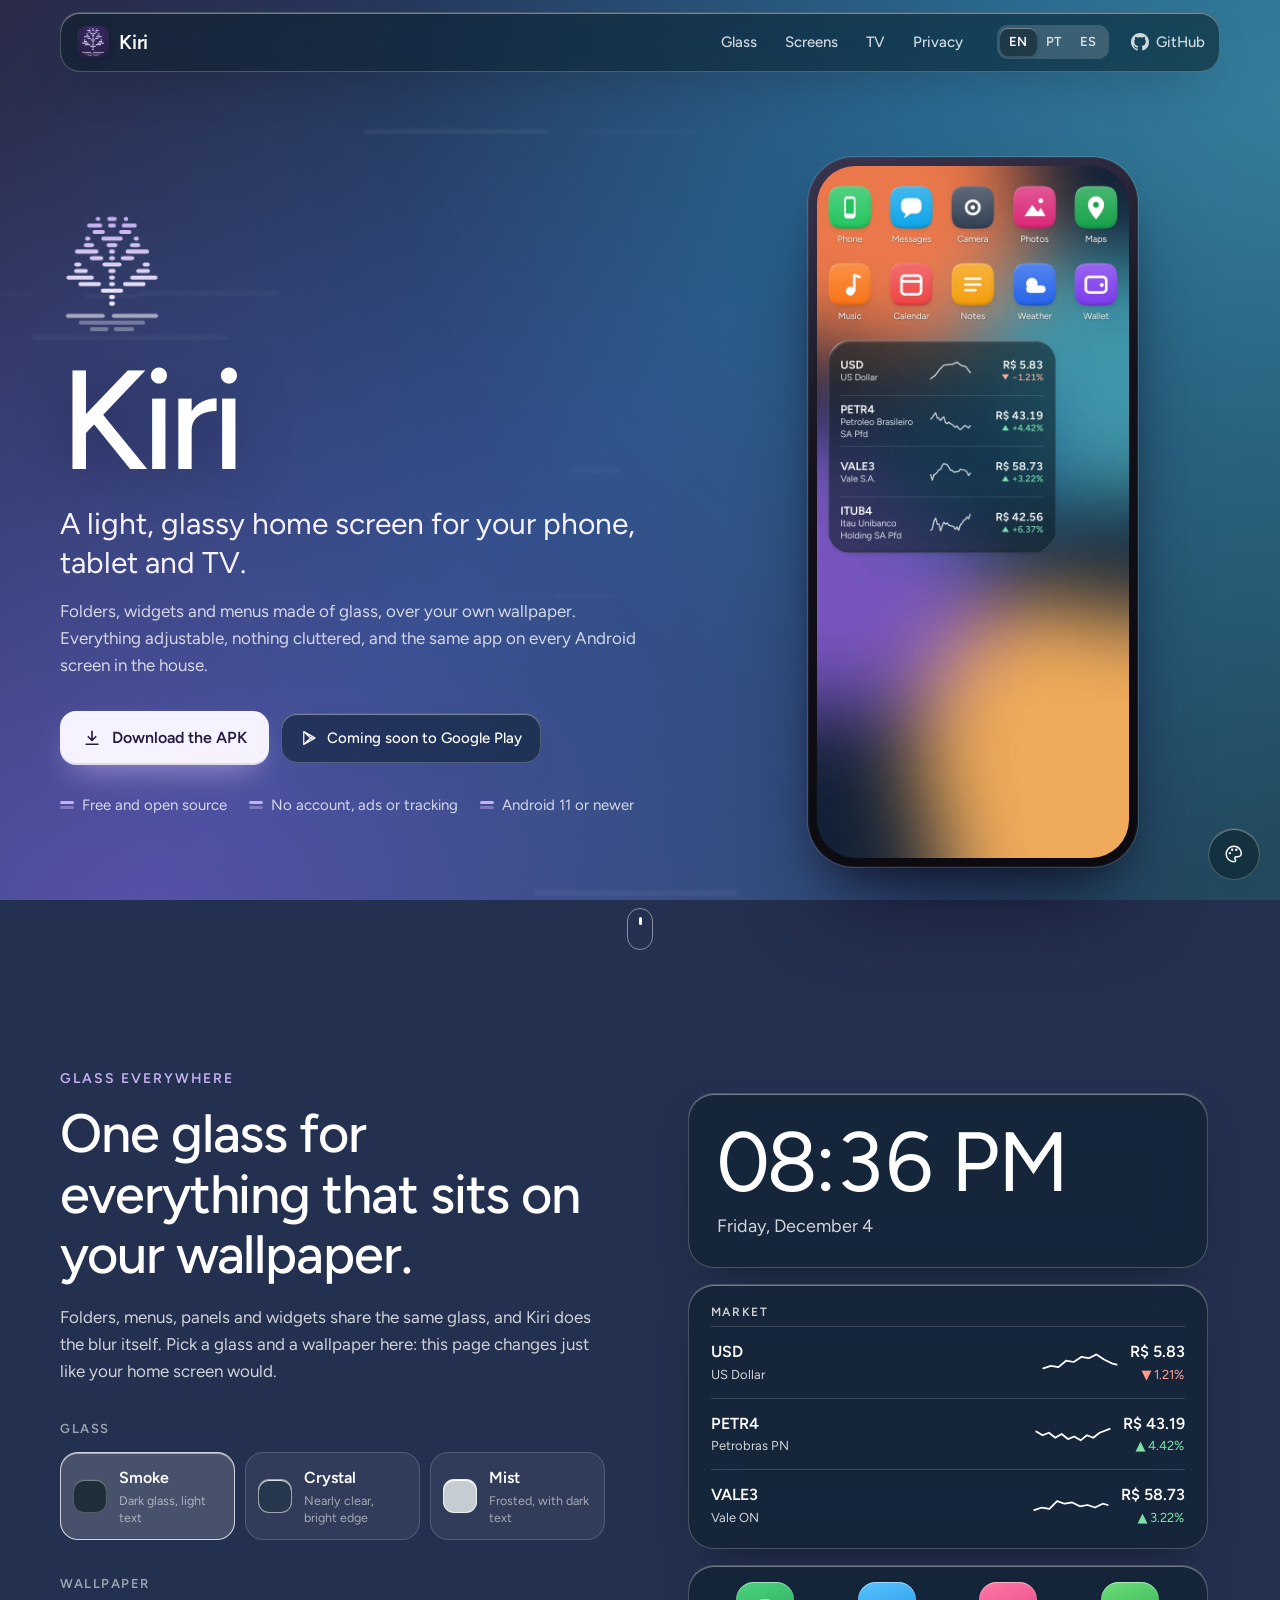
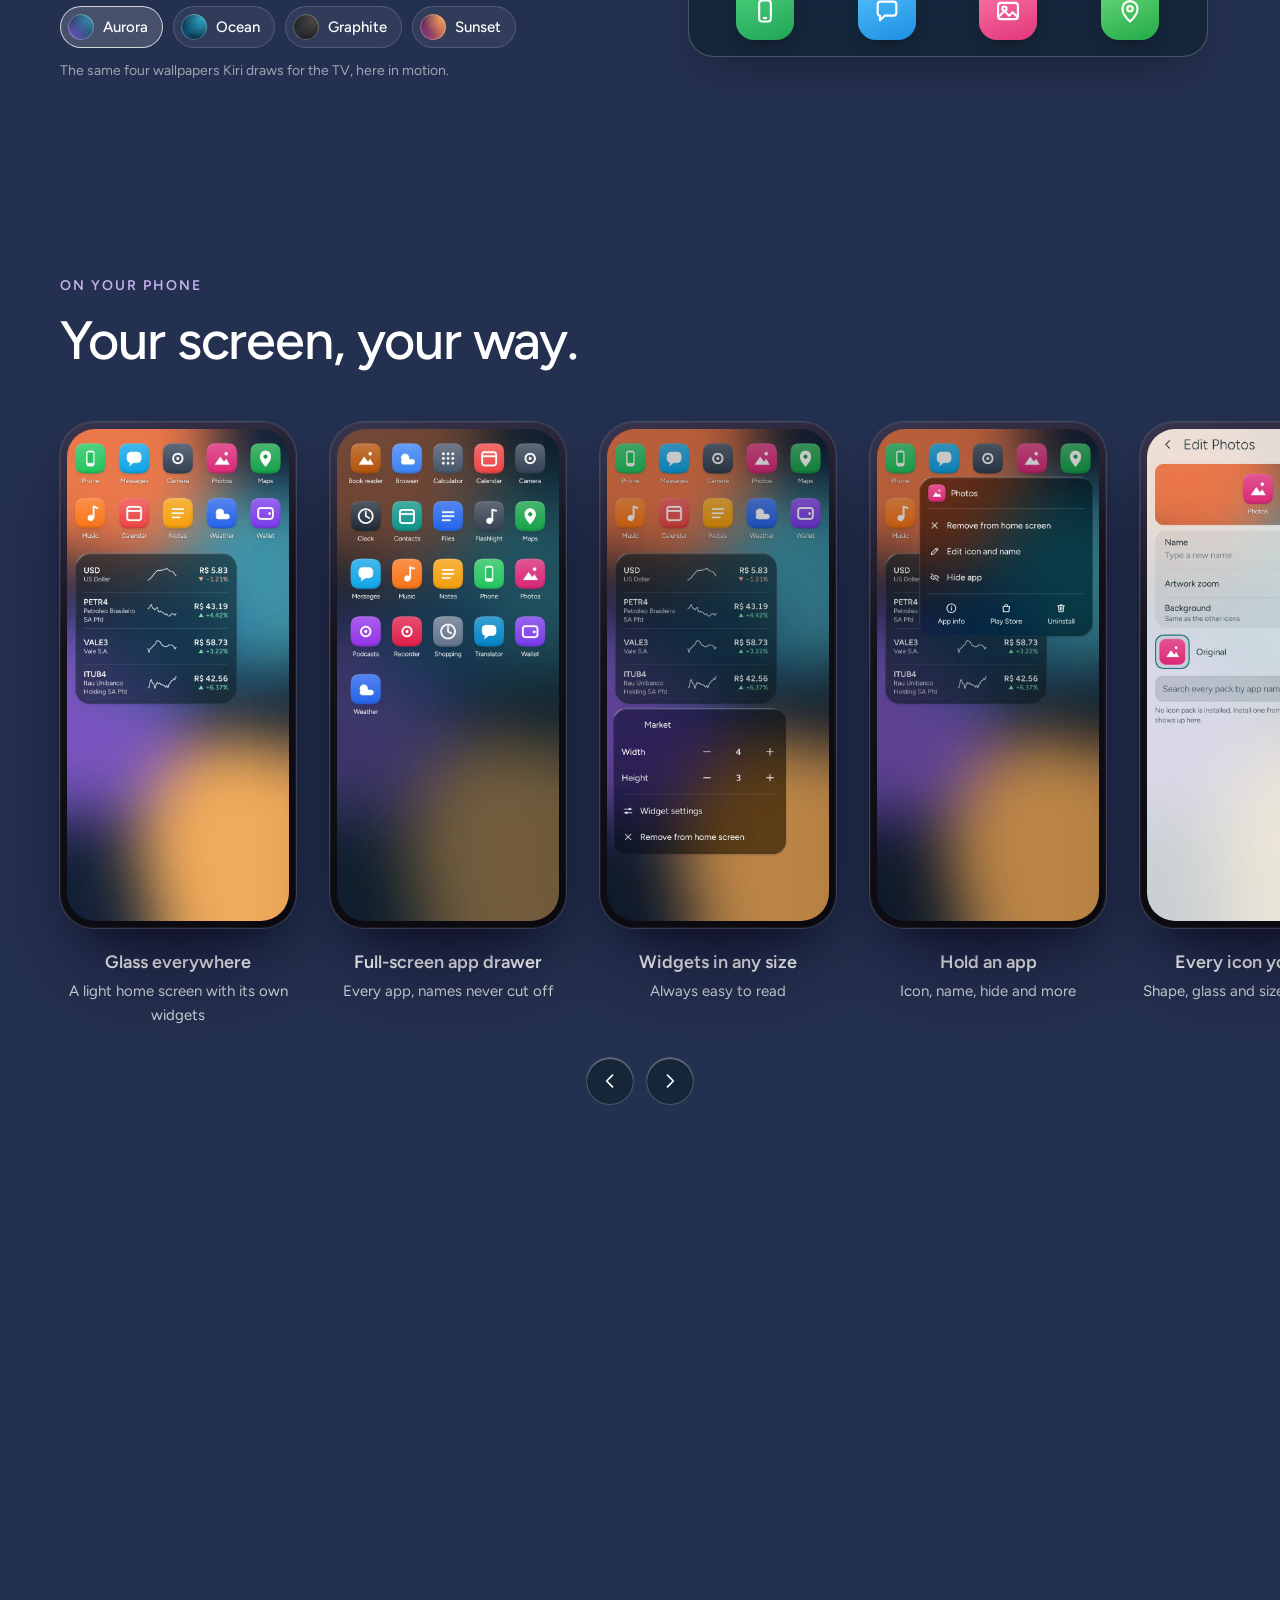
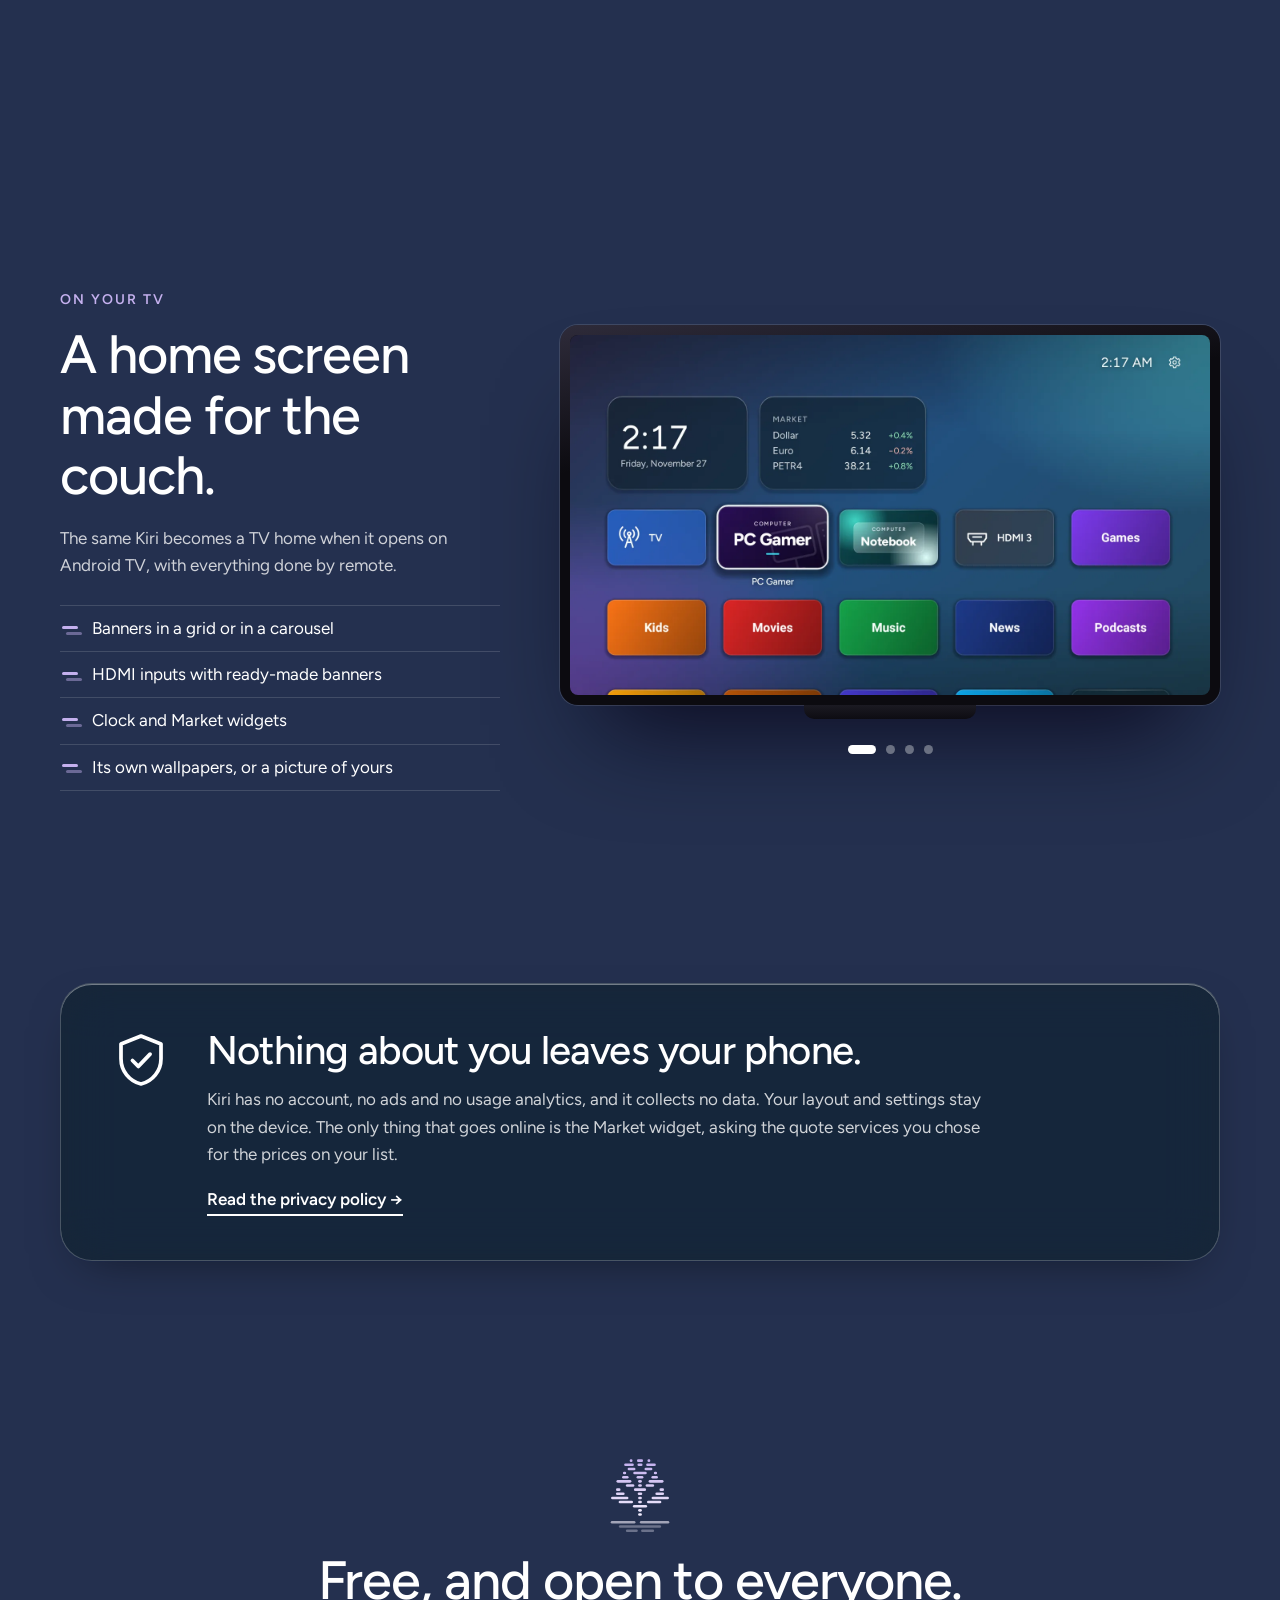
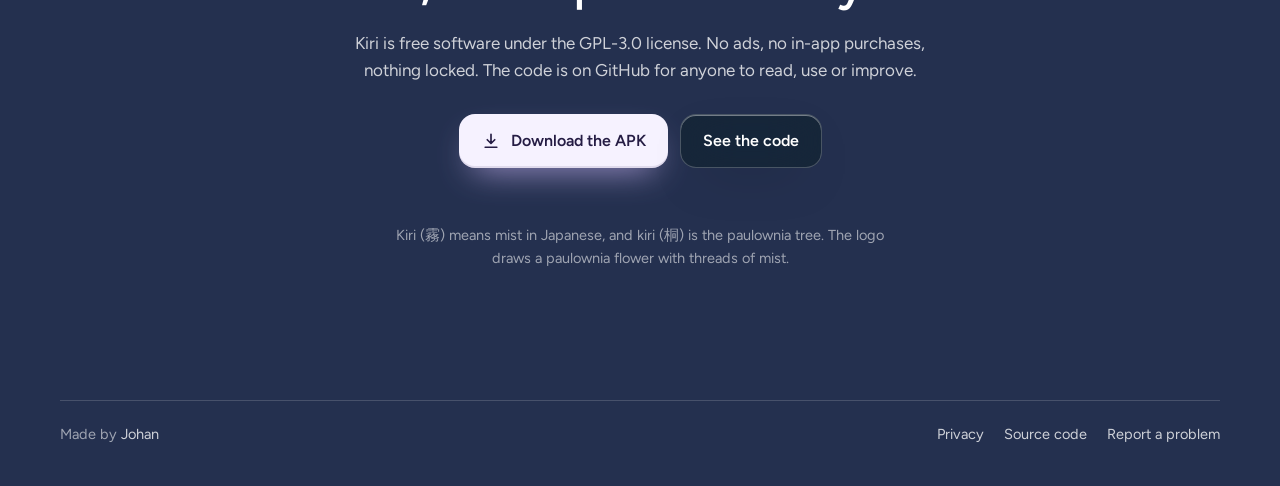
<file: site/index.html>
<!doctype html>
<html lang="en" data-lang="en" data-glass="fume" data-wall="aurora">
<head>
<meta charset="utf-8">
<meta name="viewport" content="width=device-width, initial-scale=1, viewport-fit=cover">
<title data-i18n="meta.title">Kiri · A light, glassy home screen for Android</title>
<meta name="description" data-i18n-content="meta.description" content="Kiri is a free, open-source home screen for Android phones, tablets and TVs. Glass panels over your wallpaper, widgets in any size, a full-screen drawer and a home made for the TV. No account, no ads, no tracking.">
<meta name="theme-color" content="#24304f">
<meta name="color-scheme" content="dark">
<link rel="canonical" href="https://kiri.johankrs.com/">
<link rel="alternate" hreflang="en" href="https://kiri.johankrs.com/?lang=en">
<link rel="alternate" hreflang="pt-BR" href="https://kiri.johankrs.com/?lang=pt">
<link rel="alternate" hreflang="es" href="https://kiri.johankrs.com/?lang=es">
<link rel="alternate" hreflang="x-default" href="https://kiri.johankrs.com/">
<meta property="og:type" content="website">
<meta property="og:url" content="https://kiri.johankrs.com/">
<meta property="og:site_name" content="Kiri">
<meta property="og:title" content="Kiri">
<meta property="og:description" data-i18n-content="meta.description" content="Kiri is a free, open-source home screen for Android phones, tablets and TVs. Glass panels over your wallpaper, widgets in any size, a full-screen drawer and a home made for the TV. No account, no ads, no tracking.">
<meta property="og:image" content="https://kiri.johankrs.com/og-image.png">
<meta property="og:image:width" content="1200">
<meta property="og:image:height" content="630">
<meta property="og:image:alt" content="The Kiri logo, a paulownia flower drawn with threads of mist">
<meta name="twitter:card" content="summary_large_image">
<link rel="icon" href="favicon.svg" type="image/svg+xml">
<link rel="icon" href="icon-192.png" sizes="192x192" type="image/png">
<link rel="apple-touch-icon" href="apple-touch-icon.png">
<link rel="preload" href="assets/fonts/figtree.woff2" as="font" type="font/woff2" crossorigin>
<link rel="stylesheet" href="assets/site.css">
<script src="assets/boot.js"></script>
<script src="assets/i18n.js" defer></script>
<script src="assets/site.js" defer></script>
</head>
<body>
<canvas class="wallpaper" aria-hidden="true"></canvas>
<a class="skip" href="#main" data-i18n="nav.skip">Skip to content</a>

<header class="top glass">
  <div class="wrap top-in">
    <a class="brand" href="#top" aria-label="Kiri">
      <img src="favicon.svg" alt="" width="32" height="32">
      <span>Kiri</span>
    </a>
    <nav class="nav" aria-label="Sections" data-i18n-aria="nav.label">
      <a href="#glass" data-i18n="nav.glass">Glass</a>
      <a href="#screens" data-i18n="nav.screens">Screens</a>
      <a href="#tv" data-i18n="nav.tv">TV</a>
      <a href="#privacy" data-i18n="nav.privacy">Privacy</a>
    </nav>
    <div class="lang" role="group" aria-label="Language" data-i18n-aria="nav.language">
      <button type="button" data-set-lang="en" title="English" lang="en">EN</button>
      <button type="button" data-set-lang="pt" title="Português" lang="pt-BR">PT</button>
      <button type="button" data-set-lang="es" title="Español" lang="es">ES</button>
    </div>
    <a class="gh" href="https://github.com/JohanKRS/kiri-launcher" aria-label="GitHub">
      <svg viewBox="0 0 16 16" width="18" height="18" aria-hidden="true"><path fill="currentColor" d="M8 0C3.58 0 0 3.58 0 8c0 3.54 2.29 6.53 5.47 7.59.4.07.55-.17.55-.38 0-.19-.01-.82-.01-1.49-2.01.37-2.53-.49-2.69-.94-.09-.23-.48-.94-.82-1.13-.28-.15-.68-.52-.01-.53.63-.01 1.08.58 1.23.82.72 1.21 1.87.87 2.33.66.07-.52.28-.87.51-1.07-1.78-.2-3.64-.89-3.64-3.95 0-.87.31-1.59.82-2.15-.08-.2-.36-1.02.08-2.12 0 0 .67-.21 2.2.82.64-.18 1.32-.27 2-.27.68 0 1.36.09 2 .27 1.53-1.04 2.2-.82 2.2-.82.44 1.1.16 1.92.08 2.12.51.56.82 1.27.82 2.15 0 3.07-1.87 3.75-3.65 3.95.29.25.54.73.54 1.48 0 1.07-.01 1.93-.01 2.2 0 .21.15.46.55.38A8.013 8.013 0 0016 8c0-4.42-3.58-8-8-8z"/></svg>
      <span>GitHub</span>
    </a>
  </div>
</header>

<main id="main">

<section class="hero" id="top">
  <div class="wrap hero-in">
    <div class="hero-copy">
      <div class="mark" aria-hidden="true"></div>
      <h1>Kiri</h1>
      <p class="tagline" data-i18n="hero.tagline">A light, glassy home screen for your phone, tablet and TV.</p>
      <p class="lede" data-i18n="hero.lede">Folders, widgets and menus made of glass, over your own wallpaper. Everything adjustable, nothing cluttered, and the same app on every Android screen in the house.</p>
      <div class="cta">
        <a class="btn primary" id="download" href="https://github.com/JohanKRS/kiri-launcher/releases/latest">
          <svg viewBox="0 0 24 24" width="20" height="20" aria-hidden="true"><path d="M12 4v11m0 0-4.5-4.5M12 15l4.5-4.5M5 19.5h14" fill="none" stroke="currentColor" stroke-width="2" stroke-linecap="round" stroke-linejoin="round"/></svg>
          <span data-i18n="cta.download">Download the APK</span>
          <span class="ver" id="version" hidden></span>
        </a>
        <span class="soon glass">
          <svg viewBox="0 0 24 24" width="18" height="18" aria-hidden="true"><path d="M5 3.5v17l9.2-8.5z M5 3.5l12.5 7L14.2 12 M5 20.5l12.5-7L14.2 12 M17.5 10.5l2.6 1.5-2.6 1.5" fill="none" stroke="currentColor" stroke-width="1.6" stroke-linejoin="round"/></svg>
          <span data-i18n="cta.play">Coming soon to Google Play</span>
        </span>
      </div>
      <ul class="facts">
        <li data-i18n="hero.fact1">Free and open source</li>
        <li data-i18n="hero.fact2">No account, ads or tracking</li>
        <li data-i18n="hero.fact3">Android 11 or newer</li>
      </ul>
    </div>
    <div class="hero-device">
      <figure class="phone float">
        <img data-shot="phone-1" src="assets/img/phone-en-1.webp" width="672" height="1492" alt="Kiri's home screen: apps, and a glass Market widget with currencies and stocks" data-i18n-alt="alt.home">
      </figure>
    </div>
  </div>
  <a class="scroll-hint" href="#glass" aria-label="Scroll" data-i18n-aria="nav.scroll"><span></span></a>
</section>

<section class="section" id="glass">
  <div class="wrap glass-in">
    <div class="section-copy">
      <p class="eyebrow" data-i18n="glass.eyebrow">Glass everywhere</p>
      <h2 data-i18n="glass.title">One glass for everything that sits on your wallpaper.</h2>
      <p data-i18n="glass.text">Folders, menus, panels and widgets share the same glass, and Kiri does the blur itself. Pick a glass and a wallpaper here: this page changes just like your home screen would.</p>

      <div class="chooser" role="group" aria-label="Glass" data-i18n-aria="glass.pick">
        <p class="chooser-label" data-i18n="glass.pick">Glass</p>
        <div class="choices">
          <button type="button" class="choice" data-set-glass="fume"><span class="swatch-glass fume"></span><span><b data-i18n="glass.fume">Smoke</b><small data-i18n="glass.fumeText">Dark glass, light text</small></span></button>
          <button type="button" class="choice" data-set-glass="cristal"><span class="swatch-glass cristal"></span><span><b data-i18n="glass.cristal">Crystal</b><small data-i18n="glass.cristalText">Nearly clear, bright edge</small></span></button>
          <button type="button" class="choice" data-set-glass="nevoa"><span class="swatch-glass nevoa"></span><span><b data-i18n="glass.nevoa">Mist</b><small data-i18n="glass.nevoaText">Frosted, with dark text</small></span></button>
        </div>
      </div>
      <div class="chooser" role="group" aria-label="Wallpaper" data-i18n-aria="wall.pick">
        <p class="chooser-label" data-i18n="wall.pick">Wallpaper</p>
        <div class="walls">
          <button type="button" class="wall" data-set-wall="aurora"><span class="dot aurora"></span><span data-i18n="wall.aurora">Aurora</span></button>
          <button type="button" class="wall" data-set-wall="oceano"><span class="dot oceano"></span><span data-i18n="wall.oceano">Ocean</span></button>
          <button type="button" class="wall" data-set-wall="grafite"><span class="dot grafite"></span><span data-i18n="wall.grafite">Graphite</span></button>
          <button type="button" class="wall" data-set-wall="por_do_sol"><span class="dot por_do_sol"></span><span data-i18n="wall.por_do_sol">Sunset</span></button>
        </div>
        <p class="note" data-i18n="wall.note">The same four wallpapers Kiri draws for the TV, here in motion.</p>
      </div>
    </div>

    <div class="demo" aria-hidden="true">
      <div class="w-clock glass">
        <div class="time" id="demo-time">09:41</div>
        <div class="date" id="demo-date">Friday, 27 November</div>
      </div>
      <div class="w-market glass">
        <div class="w-title" data-i18n="demo.market">Market</div>
        <div class="row"><div><b>USD</b><small data-i18n="demo.usd">US Dollar</small></div><svg viewBox="0 0 60 20"><path d="M1 15 7 13 13 14 19 9 25 10 31 6 37 7 43 4 49 8 55 11 59 12"/></svg><div class="px"><b>R$ 5.83</b><small class="down">▼ 1.21%</small></div></div>
        <div class="row"><div><b>PETR4</b><small>Petrobras PN</small></div><svg viewBox="0 0 60 20"><path d="M1 8 6 11 11 9 16 13 21 10 26 14 31 12 36 15 41 11 46 13 51 9 59 6"/></svg><div class="px"><b>R$ 43.19</b><small class="up">▲ 4.42%</small></div></div>
        <div class="row"><div><b>VALE3</b><small>Vale ON</small></div><svg viewBox="0 0 60 20"><path d="M1 14 7 12 13 13 19 7 25 9 31 8 37 11 43 10 49 12 55 9 59 10"/></svg><div class="px"><b>R$ 58.73</b><small class="up">▲ 3.22%</small></div></div>
      </div>
      <div class="w-apps glass">
        <span class="app a1"><svg viewBox="0 0 24 24"><rect x="7" y="3" width="10" height="18" rx="2.5"/><path d="M11 18h2"/></svg></span>
        <span class="app a2"><svg viewBox="0 0 24 24"><path d="M4 6.5A2.5 2.5 0 0 1 6.5 4h11A2.5 2.5 0 0 1 20 6.5v7a2.5 2.5 0 0 1-2.5 2.5H10l-4 4v-4h0A2 2 0 0 1 4 14z"/></svg></span>
        <span class="app a3"><svg viewBox="0 0 24 24"><rect x="3.5" y="5" width="17" height="14" rx="2.5"/><circle cx="9" cy="10" r="1.8"/><path d="m4 17 5-5 4 4 3-3 4 4"/></svg></span>
        <span class="app a4"><svg viewBox="0 0 24 24"><path d="M12 21s-6.5-6-6.5-11a6.5 6.5 0 0 1 13 0c0 5-6.5 11-6.5 11z"/><circle cx="12" cy="10" r="2.3"/></svg></span>
      </div>
    </div>
  </div>
</section>

<section class="section" id="screens">
  <div class="wrap">
    <div class="section-head">
      <p class="eyebrow" data-i18n="screens.eyebrow">On your phone</p>
      <h2 data-i18n="screens.title">Your screen, your way.</h2>
    </div>
  </div>
  <div class="gallery" tabindex="0" aria-label="Screens" data-i18n-aria="screens.label">
    <figure class="shot"><div class="phone"><img data-shot="phone-1" src="assets/img/phone-en-1.webp" width="672" height="1492" loading="lazy" alt=""></div><figcaption><b data-i18n="shot1.t">Glass everywhere</b><span data-i18n="shot1.s">A light home screen with its own widgets</span></figcaption></figure>
    <figure class="shot"><div class="phone"><img data-shot="phone-2" src="assets/img/phone-en-2.webp" width="672" height="1492" loading="lazy" alt=""></div><figcaption><b data-i18n="shot2.t">Full-screen app drawer</b><span data-i18n="shot2.s">Every app, names never cut off</span></figcaption></figure>
    <figure class="shot"><div class="phone"><img data-shot="phone-3" src="assets/img/phone-en-3.webp" width="672" height="1492" loading="lazy" alt=""></div><figcaption><b data-i18n="shot3.t">Widgets in any size</b><span data-i18n="shot3.s">Always easy to read</span></figcaption></figure>
    <figure class="shot"><div class="phone"><img data-shot="phone-4" src="assets/img/phone-en-4.webp" width="672" height="1492" loading="lazy" alt=""></div><figcaption><b data-i18n="shot4.t">Hold an app</b><span data-i18n="shot4.s">Icon, name, hide and more</span></figcaption></figure>
    <figure class="shot"><div class="phone"><img data-shot="phone-5" src="assets/img/phone-en-5.webp" width="672" height="1492" loading="lazy" alt=""></div><figcaption><b data-i18n="shot5.t">Every icon your way</b><span data-i18n="shot5.s">Shape, glass and size for each app</span></figcaption></figure>
    <figure class="shot"><div class="phone"><img data-shot="phone-6" src="assets/img/phone-en-6.webp" width="672" height="1492" loading="lazy" alt=""></div><figcaption><b data-i18n="shot6.t">Glass icons</b><span data-i18n="shot6.s">With a live preview as you adjust</span></figcaption></figure>
    <figure class="shot"><div class="phone"><img data-shot="phone-7" src="assets/img/phone-en-7.webp" width="672" height="1492" loading="lazy" alt=""></div><figcaption><b data-i18n="shot7.t">Clear settings</b><span data-i18n="shot7.s">Each one explained in a line</span></figcaption></figure>
  </div>
  <div class="wrap gallery-nav">
    <button type="button" class="round glass" data-scroll="-1" aria-label="Previous" data-i18n-aria="screens.prev"><svg viewBox="0 0 24 24" width="20" height="20"><path d="M15 5l-7 7 7 7" fill="none" stroke="currentColor" stroke-width="2" stroke-linecap="round" stroke-linejoin="round"/></svg></button>
    <button type="button" class="round glass" data-scroll="1" aria-label="Next" data-i18n-aria="screens.next"><svg viewBox="0 0 24 24" width="20" height="20"><path d="M9 5l7 7-7 7" fill="none" stroke="currentColor" stroke-width="2" stroke-linecap="round" stroke-linejoin="round"/></svg></button>
  </div>

  <div class="wrap">
    <ul class="features">
      <li class="glass">
        <svg viewBox="0 0 24 24" aria-hidden="true"><rect x="3.5" y="3.5" width="7" height="7" rx="2"/><rect x="13.5" y="3.5" width="7" height="7" rx="2"/><rect x="3.5" y="13.5" width="7" height="7" rx="2"/><rect x="13.5" y="13.5" width="7" height="7" rx="2"/></svg>
        <h3 data-i18n="f1.t">A grid that fits you</h3>
        <p data-i18n="f1.s">Rows, columns and sizes are all adjustable, always with a live preview. App names wrap onto two lines instead of being cut.</p>
      </li>
      <li class="glass">
        <svg viewBox="0 0 24 24" aria-hidden="true"><path d="M3.5 7.5a2 2 0 0 1 2-2h4l2 2h7a2 2 0 0 1 2 2v8a2 2 0 0 1-2 2h-13a2 2 0 0 1-2-2z"/></svg>
        <h3 data-i18n="f2.t">Folders and pages</h3>
        <p data-i18n="f2.s">Folders open into a square glass panel. Add, remove and reorder pages, and hide the apps you never open.</p>
      </li>
      <li class="glass">
        <svg viewBox="0 0 24 24" aria-hidden="true"><path d="M4 17l5-5 4 3 7-8"/><path d="M15 7h5v5"/></svg>
        <h3 data-i18n="f3.t">A Market widget</h3>
        <p data-i18n="f3.s">Stocks and currencies with charts, a panel that opens from the widget itself and a currency converter. Prices come straight from the services you pick.</p>
      </li>
      <li class="glass">
        <svg viewBox="0 0 24 24" aria-hidden="true"><path d="M9 11V5.5a1.5 1.5 0 0 1 3 0V11m0-1.5a1.5 1.5 0 0 1 3 0V11m0-.5a1.5 1.5 0 0 1 3 0V15a6 6 0 0 1-6 6h-.6a6 6 0 0 1-4.7-2.3L4.2 15.6a1.5 1.5 0 0 1 2.3-1.9L9 16"/></svg>
        <h3 data-i18n="f4.t">Gestures you choose</h3>
        <p data-i18n="f4.s">Swipe for the drawer or the notifications, and decide what each gesture does, like a double tap to lock the screen.</p>
      </li>
      <li class="glass">
        <svg viewBox="0 0 24 24" aria-hidden="true"><circle cx="12" cy="12" r="8.5"/><path d="M12 3.5v17M3.5 12h17"/></svg>
        <h3 data-i18n="f5.t">Icons, your way</h3>
        <p data-i18n="f5.s">Circle, rounded corners or squircle, any size, glass behind them, and icon packs. New apps go to the drawer and never clutter your screen.</p>
      </li>
      <li class="glass">
        <svg viewBox="0 0 24 24" aria-hidden="true"><path d="M12 3.5v11m0 0-4-4m4 4 4-4"/><path d="M4.5 15.5v2a2 2 0 0 0 2 2h11a2 2 0 0 0 2-2v-2"/></svg>
        <h3 data-i18n="f6.t">Your own backup</h3>
        <p data-i18n="f6.s">Your whole setup in one file, saved wherever you want. Move to a new phone and bring your home screen with you.</p>
      </li>
    </ul>
  </div>
</section>

<section class="section" id="tv">
  <div class="wrap tv-in">
    <div class="section-copy">
      <p class="eyebrow" data-i18n="tv.eyebrow">On your TV</p>
      <h2 data-i18n="tv.title">A home screen made for the couch.</h2>
      <p data-i18n="tv.text">The same Kiri becomes a TV home when it opens on Android TV, with everything done by remote.</p>
      <ul class="ticks">
        <li data-i18n="tv.l1">Banners in a grid or in a carousel</li>
        <li data-i18n="tv.l2">HDMI inputs with ready-made banners</li>
        <li data-i18n="tv.l3">Clock and Market widgets</li>
        <li data-i18n="tv.l4">Its own wallpapers, or a picture of yours</li>
      </ul>
    </div>
    <div class="tv-device">
      <div class="tv-frame">
        <div class="tv-screen" id="tv-screen">
          <img data-shot="tv-1" src="assets/img/tv-en-1.webp" width="1600" height="900" loading="lazy" alt="Kiri on a TV: clock and Market widgets over a grid of banners" data-i18n-alt="alt.tv1" class="on">
          <img data-shot="tv-2" src="assets/img/tv-en-2.webp" width="1600" height="900" loading="lazy" alt="The menu of a banner, opened with the remote" data-i18n-alt="alt.tv2">
          <img data-shot="tv-3" src="assets/img/tv-en-3.webp" width="1600" height="900" loading="lazy" alt="Banners in a carousel low on the screen, over the Sunset wallpaper" data-i18n-alt="alt.tv3">
          <img data-shot="tv-4" src="assets/img/tv-en-4.webp" width="1600" height="900" loading="lazy" alt="Large banners with their names, over the Ocean wallpaper" data-i18n-alt="alt.tv4">
        </div>
      </div>
      <div class="tv-stand" aria-hidden="true"></div>
      <div class="tv-dots" role="group" aria-label="TV screens" data-i18n-aria="tv.label">
        <button type="button" data-tv="0" aria-label="1" class="on"></button>
        <button type="button" data-tv="1" aria-label="2"></button>
        <button type="button" data-tv="2" aria-label="3"></button>
        <button type="button" data-tv="3" aria-label="4"></button>
      </div>
    </div>
  </div>
</section>

<section class="section" id="privacy">
  <div class="wrap">
    <div class="privacy glass">
      <svg class="shield" viewBox="0 0 24 24" aria-hidden="true"><path d="M12 3 4.5 6v5.5c0 4.6 3.1 8.4 7.5 9.5 4.4-1.1 7.5-4.9 7.5-9.5V6z"/><path d="m8.8 12.2 2.2 2.2 4.4-4.6"/></svg>
      <div>
        <h2 data-i18n="privacy.title">Nothing about you leaves your phone.</h2>
        <p data-i18n="privacy.text">Kiri has no account, no ads and no usage analytics, and it collects no data. Your layout and settings stay on the device. The only thing that goes online is the Market widget, asking the quote services you chose for the prices on your list.</p>
        <a class="link" href="privacy.html" data-i18n="privacy.link">Read the privacy policy</a>
      </div>
    </div>
  </div>
</section>

<section class="section closing">
  <div class="wrap closing-in">
    <div class="mark small" aria-hidden="true"></div>
    <h2 data-i18n="end.title">Free, and open to everyone.</h2>
    <p data-i18n="end.text">Kiri is free software under the GPL-3.0 license. No ads, no in-app purchases, nothing locked. The code is on GitHub for anyone to read, use or improve.</p>
    <div class="cta center">
      <a class="btn primary" href="https://github.com/JohanKRS/kiri-launcher/releases/latest">
        <svg viewBox="0 0 24 24" width="20" height="20" aria-hidden="true"><path d="M12 4v11m0 0-4.5-4.5M12 15l4.5-4.5M5 19.5h14" fill="none" stroke="currentColor" stroke-width="2" stroke-linecap="round" stroke-linejoin="round"/></svg>
        <span data-i18n="cta.download">Download the APK</span>
      </a>
      <a class="btn glass" href="https://github.com/JohanKRS/kiri-launcher" data-i18n="cta.code">See the code</a>
    </div>
    <p class="name-note" data-i18n="end.name">Kiri (霧) means mist in Japanese, and kiri (桐) is the paulownia tree. The logo draws a paulownia flower with threads of mist.</p>
  </div>
</section>

</main>

<footer class="foot">
  <div class="wrap foot-in">
    <span data-i18n-html="foot.made">Made by <a href="https://johankrs.com/">Johan</a></span>
    <span class="foot-links">
      <a href="privacy.html" data-i18n="nav.privacy">Privacy</a>
      <a href="https://github.com/JohanKRS/kiri-launcher" data-i18n="foot.source">Source code</a>
      <a href="https://github.com/JohanKRS/kiri-launcher/issues" data-i18n="foot.issues">Report a problem</a>
    </span>
  </div>
</footer>

<button type="button" class="tweak glass" aria-expanded="false" aria-controls="tweak-panel" aria-label="Change glass and wallpaper" data-i18n-aria="tweak.label">
  <svg viewBox="0 0 24 24" width="22" height="22" aria-hidden="true"><path d="M12 3.5a8.5 8.5 0 1 0 0 17c1.2 0 1.8-.7 1.8-1.5 0-1.1-1-1.4-1-2.5 0-.9.7-1.5 1.6-1.5h2.1a3.5 3.5 0 0 0 3.5-3.5c0-4.4-3.6-8-8-8z" fill="none" stroke="currentColor" stroke-width="1.6"/><circle cx="7.5" cy="11" r="1.3" fill="currentColor"/><circle cx="10" cy="7.3" r="1.3" fill="currentColor"/><circle cx="14.5" cy="7.3" r="1.3" fill="currentColor"/></svg>
</button>
<div class="tweak-panel glass" id="tweak-panel" hidden>
  <p class="chooser-label" data-i18n="glass.pick">Glass</p>
  <div class="mini">
    <button type="button" data-set-glass="fume" data-i18n="glass.fume">Smoke</button>
    <button type="button" data-set-glass="cristal" data-i18n="glass.cristal">Crystal</button>
    <button type="button" data-set-glass="nevoa" data-i18n="glass.nevoa">Mist</button>
  </div>
  <p class="chooser-label" data-i18n="wall.pick">Wallpaper</p>
  <div class="mini dots">
    <button type="button" data-set-wall="aurora" aria-label="Aurora" data-i18n-aria="wall.aurora"><span class="dot aurora"></span></button>
    <button type="button" data-set-wall="oceano" aria-label="Ocean" data-i18n-aria="wall.oceano"><span class="dot oceano"></span></button>
    <button type="button" data-set-wall="grafite" aria-label="Graphite" data-i18n-aria="wall.grafite"><span class="dot grafite"></span></button>
    <button type="button" data-set-wall="por_do_sol" aria-label="Sunset" data-i18n-aria="wall.por_do_sol"><span class="dot por_do_sol"></span></button>
  </div>
  <label class="motion"><input type="checkbox" id="motion" checked> <span data-i18n="tweak.motion">Moving wallpaper</span></label>
</div>
</body>
</html>
</file>
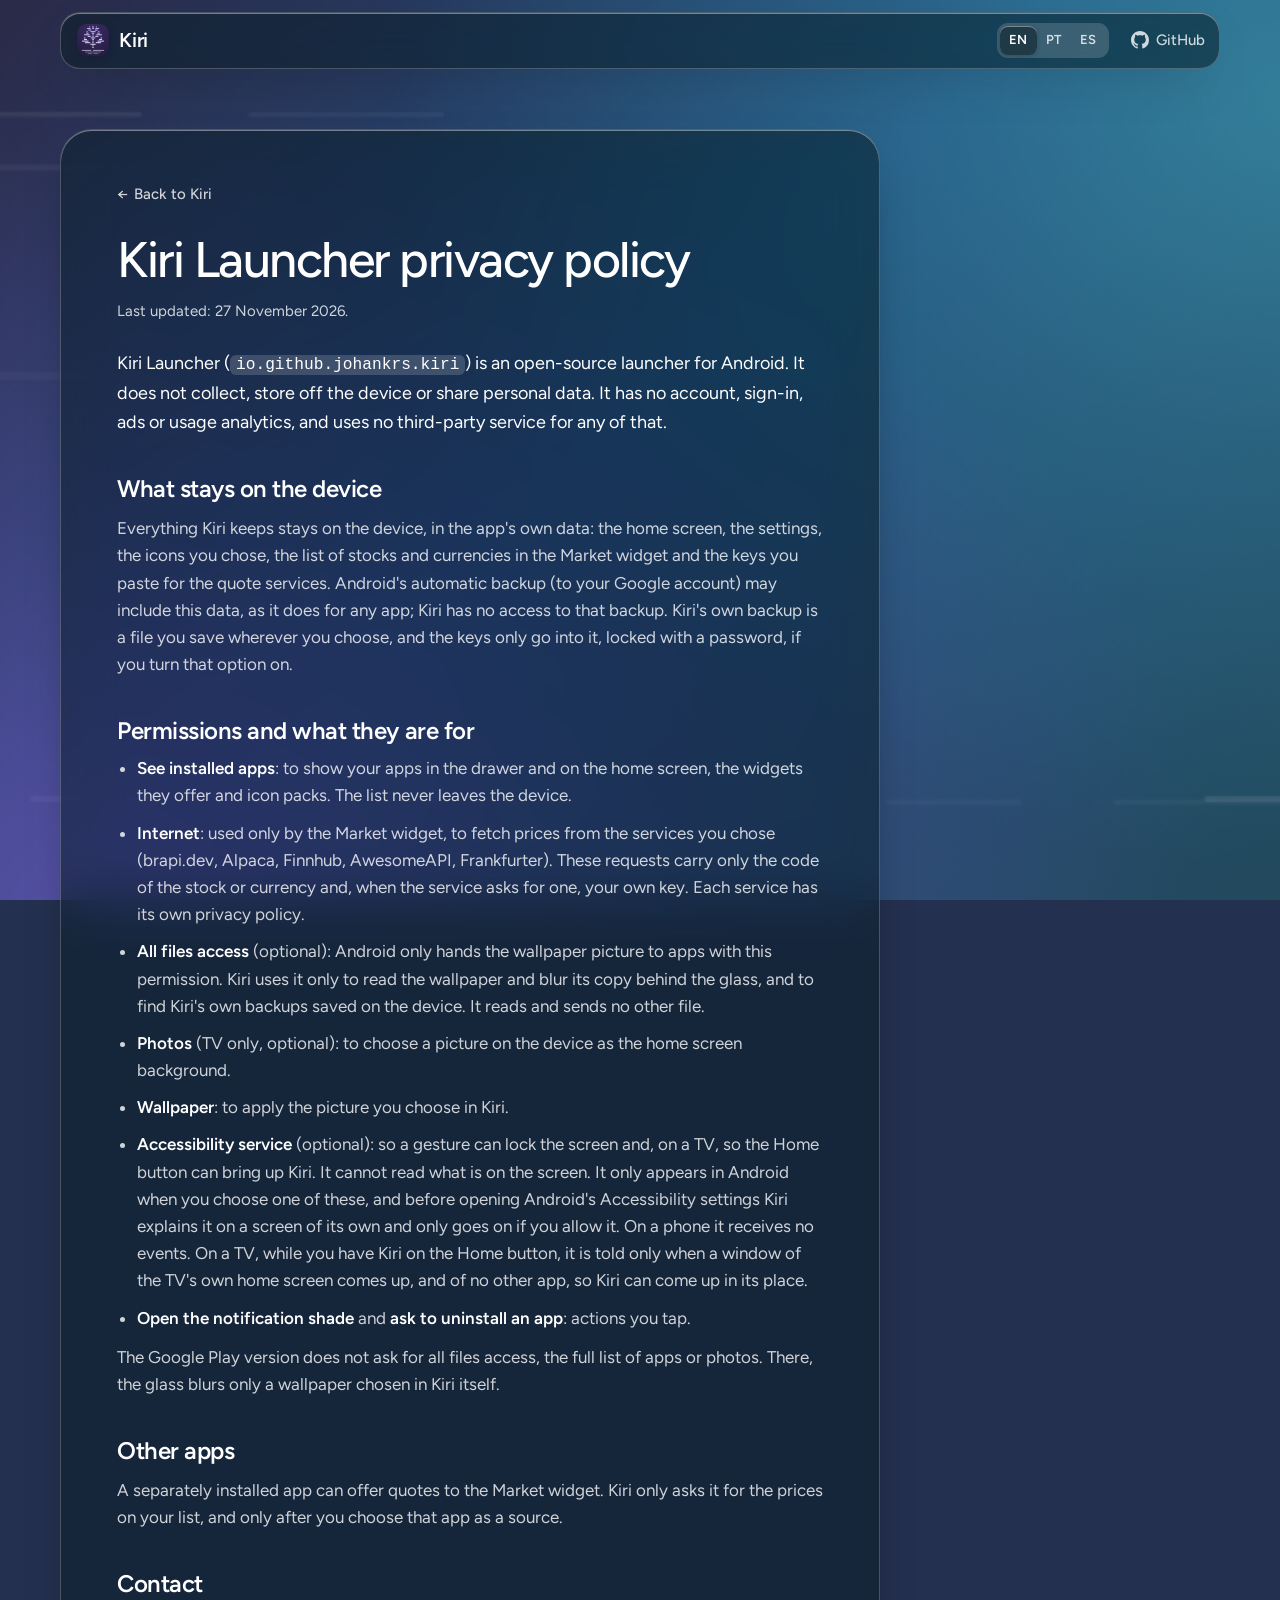
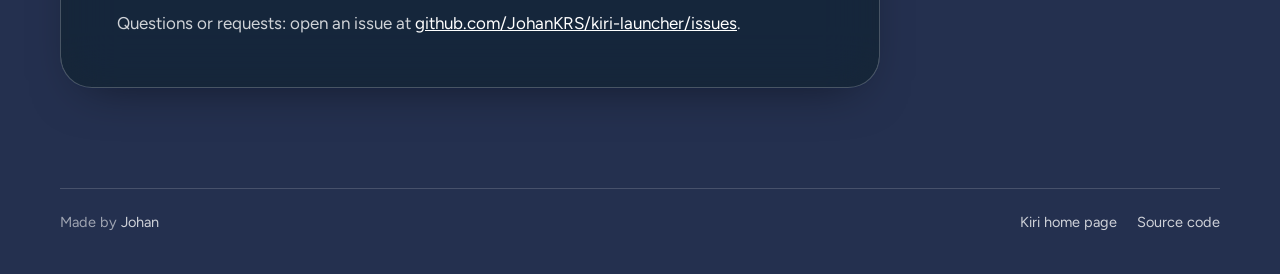
<file: site/privacy.html>
<!doctype html>
<html lang="en" data-lang="en" data-glass="fume" data-wall="aurora">
<head>
<meta charset="utf-8">
<meta name="viewport" content="width=device-width, initial-scale=1, viewport-fit=cover">
<title data-i18n="pp.metaTitle">Privacy policy · Kiri</title>
<meta name="description" content="Kiri Launcher collects no data: no account, no ads, no usage analytics. What stays on the device, and what each permission is for.">
<meta name="theme-color" content="#24304f">
<meta name="color-scheme" content="dark">
<link rel="canonical" href="https://kiri.johankrs.com/privacy.html">
<link rel="alternate" hreflang="en" href="https://kiri.johankrs.com/privacy.html?lang=en">
<link rel="alternate" hreflang="pt-BR" href="https://kiri.johankrs.com/privacy.html?lang=pt">
<link rel="alternate" hreflang="es" href="https://kiri.johankrs.com/privacy.html?lang=es">
<link rel="alternate" hreflang="x-default" href="https://kiri.johankrs.com/privacy.html">
<link rel="icon" href="favicon.svg" type="image/svg+xml">
<link rel="icon" href="icon-192.png" sizes="192x192" type="image/png">
<link rel="apple-touch-icon" href="apple-touch-icon.png">
<link rel="preload" href="assets/fonts/figtree.woff2" as="font" type="font/woff2" crossorigin>
<link rel="stylesheet" href="assets/site.css">
<script src="assets/boot.js"></script>
<script src="assets/i18n.js" defer></script>
<script src="assets/site.js" defer></script>
</head>
<body>
<canvas class="wallpaper" aria-hidden="true"></canvas>
<a class="skip" href="#main" data-i18n="nav.skip">Skip to content</a>

<header class="top glass">
  <div class="wrap top-in">
    <a class="brand" href="./" aria-label="Kiri">
      <img src="favicon.svg" alt="" width="32" height="32">
      <span>Kiri</span>
    </a>
    <div class="lang" role="group" aria-label="Language" data-i18n-aria="nav.language" style="margin-left:auto">
      <button type="button" data-set-lang="en" title="English" lang="en">EN</button>
      <button type="button" data-set-lang="pt" title="Português" lang="pt-BR">PT</button>
      <button type="button" data-set-lang="es" title="Español" lang="es">ES</button>
    </div>
    <a class="gh" href="https://github.com/JohanKRS/kiri-launcher" aria-label="GitHub">
      <svg viewBox="0 0 16 16" width="18" height="18" aria-hidden="true"><path fill="currentColor" d="M8 0C3.58 0 0 3.58 0 8c0 3.54 2.29 6.53 5.47 7.59.4.07.55-.17.55-.38 0-.19-.01-.82-.01-1.49-2.01.37-2.53-.49-2.69-.94-.09-.23-.48-.94-.82-1.13-.28-.15-.68-.52-.01-.53.63-.01 1.08.58 1.23.82.72 1.21 1.87.87 2.33.66.07-.52.28-.87.51-1.07-1.78-.2-3.64-.89-3.64-3.95 0-.87.31-1.59.82-2.15-.08-.2-.36-1.02.08-2.12 0 0 .67-.21 2.2.82.64-.18 1.32-.27 2-.27.68 0 1.36.09 2 .27 1.53-1.04 2.2-.82 2.2-.82.44 1.1.16 1.92.08 2.12.51.56.82 1.27.82 2.15 0 3.07-1.87 3.75-3.65 3.95.29.25.54.73.54 1.48 0 1.07-.01 1.93-.01 2.2 0 .21.15.46.55.38A8.013 8.013 0 0016 8c0-4.42-3.58-8-8-8z"/></svg>
      <span>GitHub</span>
    </a>
  </div>
</header>

<main id="main" class="doc">
  <div class="wrap">
    <article class="doc-in glass">
      <a class="back" href="./" data-i18n="pp.back">Back to Kiri</a>
      <h1 data-i18n="pp.title">Kiri Launcher privacy policy</h1>
      <p class="updated" data-i18n="pp.updated">Last updated: 27 November 2026.</p>
      <p class="intro" data-i18n-html="pp.intro">Kiri Launcher (<code>io.github.johankrs.kiri</code>) is an open-source launcher for Android. It does not collect, store off the device or share personal data. It has no account, sign-in, ads or usage analytics, and uses no third-party service for any of that.</p>

      <h2 data-i18n="pp.storedH">What stays on the device</h2>
      <p data-i18n="pp.stored">Everything Kiri keeps stays on the device, in the app's own data: the home screen, the settings, the icons you chose, the list of stocks and currencies in the Market widget and the keys you paste for the quote services. Android's automatic backup (to your Google account) may include this data, as it does for any app; Kiri has no access to that backup. Kiri's own backup is a file you save wherever you choose, and the keys only go into it, locked with a password, if you turn that option on.</p>

      <h2 data-i18n="pp.permsH">Permissions and what they are for</h2>
      <ul>
        <li data-i18n-html="pp.p1"><b>See installed apps</b>: to show your apps in the drawer and on the home screen, the widgets they offer and icon packs. The list never leaves the device.</li>
        <li data-i18n-html="pp.p2"><b>Internet</b>: used only by the Market widget, to fetch prices from the services you chose (brapi.dev, Alpaca, Finnhub, AwesomeAPI, Frankfurter). These requests carry only the code of the stock or currency and, when the service asks for one, your own key. Each service has its own privacy policy.</li>
        <li data-i18n-html="pp.p3"><b>All files access</b> (optional): Android only hands the wallpaper picture to apps with this permission. Kiri uses it only to read the wallpaper and blur its copy behind the glass, and to find Kiri's own backups saved on the device. It reads and sends no other file.</li>
        <li data-i18n-html="pp.p4"><b>Photos</b> (TV only, optional): to choose a picture on the device as the home screen background.</li>
        <li data-i18n-html="pp.p5"><b>Wallpaper</b>: to apply the picture you choose in Kiri.</li>
        <li data-i18n-html="pp.p6"><b>Accessibility service</b> (optional): so a gesture can lock the screen and, on a TV, so the Home button can bring up Kiri. It cannot read what is on the screen. It only appears in Android when you choose one of these, and before opening Android's Accessibility settings Kiri explains it on a screen of its own and only goes on if you allow it. On a phone it receives no events. On a TV, while you have Kiri on the Home button, it is told only when a window of the TV's own home screen comes up, and of no other app, so Kiri can come up in its place.</li>
        <li data-i18n-html="pp.p7"><b>Open the notification shade</b> and <b>ask to uninstall an app</b>: actions you tap.</li>
      </ul>
      <p data-i18n="pp.play">The Google Play version does not ask for all files access, the full list of apps or photos. There, the glass blurs only a wallpaper chosen in Kiri itself.</p>

      <h2 data-i18n="pp.otherH">Other apps</h2>
      <p data-i18n="pp.other">A separately installed app can offer quotes to the Market widget. Kiri only asks it for the prices on your list, and only after you choose that app as a source.</p>

      <h2 data-i18n="pp.contactH">Contact</h2>
      <p data-i18n-html="pp.contact">Questions or requests: open an issue at <a href="https://github.com/JohanKRS/kiri-launcher/issues">github.com/JohanKRS/kiri-launcher/issues</a>.</p>
    </article>
  </div>
</main>

<footer class="foot">
  <div class="wrap foot-in">
    <span data-i18n-html="foot.made">Made by <a href="https://johankrs.com/">Johan</a></span>
    <span class="foot-links">
      <a href="./" data-i18n="foot.home">Kiri home page</a>
      <a href="https://github.com/JohanKRS/kiri-launcher" data-i18n="foot.source">Source code</a>
    </span>
  </div>
</footer>
</body>
</html>
</file>
<file: site/assets/site.css>
/* Kiri website. The page works like a Kiri home screen: an animated wallpaper behind everything
   (site.js draws it), and glass for whatever sits on it, in Kiri's three glasses. */

@font-face {
  font-family: "Figtree";
  src: url("fonts/figtree.woff2") format("woff2");
  font-weight: 300 900;
  font-display: swap;
}

:root {
  --ink: #fff;
  --ink-soft: rgba(255, 255, 255, .78);
  --ink-faint: rgba(255, 255, 255, .56);
  --lilac: #c4b0ee;
  --lilac-pale: #f6f2ff;
  --up: #7ee2a8;
  --down: #ff9b8f;
  --radius: 26px;
  --wrap: 1160px;
  --blur: blur(26px) saturate(1.35);
  --ease: cubic-bezier(.22, .8, .24, 1);
}

/* Kiri's glasses (ui/theme/KiriGlass.kt), at their default opacity. */
html[data-glass="fume"] {
  --g-fill: rgba(14, 32, 39, .58);
  --g-edge: rgba(255, 255, 255, .22);
  --g-high: rgba(255, 255, 255, .40);
  --g-ink: #fff;
  --g-ink-soft: rgba(255, 255, 255, .80);
  --g-line: rgba(255, 255, 255, .16);
}
html[data-glass="cristal"] {
  --g-fill: rgba(18, 44, 52, .36);
  --g-edge: rgba(255, 255, 255, .50);
  --g-high: rgba(255, 255, 255, .85);
  --g-ink: #fff;
  --g-ink-soft: rgba(255, 255, 255, .86);
  --g-line: rgba(255, 255, 255, .24);
}
html[data-glass="nevoa"] {
  --g-fill: rgba(240, 246, 245, .72);
  --g-edge: rgba(255, 255, 255, .70);
  --g-high: rgba(255, 255, 255, .95);
  --g-ink: #10262d;
  --g-ink-soft: #33494f;
  --g-line: rgba(16, 38, 45, .14);
}

* { box-sizing: border-box; }
html { scroll-behavior: smooth; -webkit-text-size-adjust: 100%; background: #24304f; }
html.i18n-wait body { visibility: hidden; }
body {
  margin: 0;
  font: 400 17px/1.6 "Figtree", system-ui, -apple-system, "Segoe UI", Roboto, sans-serif;
  color: var(--ink);
  overflow-x: hidden;
  -webkit-font-smoothing: antialiased;
}
img { display: block; max-width: 100%; height: auto; }
a { color: inherit; }
button { font: inherit; color: inherit; cursor: pointer; }
h1, h2, h3 { margin: 0; font-weight: 500; letter-spacing: -.02em; line-height: 1.12; }
p { margin: 0; }
::selection { background: rgba(196, 176, 238, .45); }
:focus-visible { outline: 2px solid var(--lilac-pale); outline-offset: 3px; border-radius: 8px; }

.wrap { width: min(var(--wrap), 100% - 40px); margin-inline: auto; }
.skip { position: absolute; left: -999px; top: 8px; z-index: 50; padding: 8px 14px; border-radius: 10px; background: #fff; color: #111; }
.skip:focus { left: 12px; }

/* The wallpaper, fixed behind the page. */
.wallpaper {
  position: fixed; inset: 0; z-index: -1;
  width: 100%; height: 100%;
  background: linear-gradient(135deg, #2b2a48, #22507f 48%, #22495c);
}

/* Glass. */
.glass {
  position: relative;
  background: var(--g-fill);
  -webkit-backdrop-filter: var(--blur);
  backdrop-filter: var(--blur);
  color: var(--g-ink);
  border: 1px solid var(--g-edge);
  box-shadow: inset 0 1px 0 var(--g-high), 0 18px 50px -24px rgba(0, 0, 0, .55);
  transition: background-color .5s var(--ease), color .5s var(--ease), border-color .5s var(--ease), box-shadow .5s var(--ease);
}

/* Header. */
.top {
  position: sticky; top: 12px; z-index: 20;
  width: min(var(--wrap), 100% - 24px); margin: 12px auto 0;
  border-radius: 20px;
}
.top-in { display: flex; align-items: center; gap: 22px; width: 100%; padding: 10px 14px 10px 16px; }
.brand { display: flex; align-items: center; gap: 10px; text-decoration: none; font-weight: 600; font-size: 20px; letter-spacing: -.01em; }
.brand img { width: 32px; height: 32px; border-radius: 9px; box-shadow: 0 2px 8px -2px rgba(20, 10, 50, .5); }
.nav { display: flex; gap: 4px; margin-left: auto; }
.nav a { text-decoration: none; padding: 7px 12px; border-radius: 10px; color: var(--g-ink-soft); font-weight: 500; font-size: 15px; transition: background .2s, color .2s; }
.nav a:hover { color: var(--g-ink); background: var(--g-line); }
.lang { display: flex; padding: 3px; border-radius: 11px; background: var(--g-line); }
.lang button { border: 0; background: none; padding: 4px 9px; border-radius: 8px; font-size: 13px; font-weight: 600; letter-spacing: .04em; color: var(--g-ink-soft); }
.lang button[aria-pressed="true"] { background: var(--g-fill); color: var(--g-ink); box-shadow: inset 0 1px 0 var(--g-high), 0 1px 4px rgba(0, 0, 0, .18); }
.gh { display: flex; align-items: center; gap: 7px; text-decoration: none; font-size: 15px; font-weight: 500; color: var(--g-ink-soft); }
.gh:hover { color: var(--g-ink); }

/* Hero. */
.hero { position: relative; min-height: min(100svh, 940px); display: flex; flex-direction: column; justify-content: center; padding: 60px 0 80px; }
.hero-in { display: grid; grid-template-columns: 1.1fr .9fr; align-items: center; gap: 60px; }
.mark { width: 132px; height: 132px; margin: 0 0 18px -14px; }
.mark svg { width: 100%; height: 100%; overflow: visible; }
.mark path { opacity: 0; transform-box: fill-box; transform-origin: center; animation: thread 1.1s var(--ease) forwards; animation-delay: calc(var(--i) * 38ms + 150ms); }
.mark.small { width: 84px; height: 84px; margin: 0 auto 14px; }
.mark.small path { animation: none; opacity: 1; }
@keyframes thread {
  from { opacity: 0; transform: translateX(calc(var(--d, 1) * 18px)) scaleX(.2); }
  to { opacity: 1; transform: none; }
}
.mark.breathing path { animation: breathe 7s ease-in-out infinite; animation-delay: calc(var(--i) * -310ms); opacity: 1; }
@keyframes breathe {
  0%, 100% { transform: translateX(0); opacity: 1; }
  50% { transform: translateX(calc(var(--d, 1) * 2.2px)); opacity: .72; }
}
h1 { font-size: clamp(76px, 11vw, 150px); font-weight: 500; letter-spacing: -.045em; line-height: .9; text-shadow: 0 10px 50px rgba(20, 10, 50, .35); }
.tagline { margin-top: 20px; font-size: clamp(22px, 2.4vw, 30px); line-height: 1.3; font-weight: 400; color: var(--lilac-pale); max-width: 21em; }
.lede { margin-top: 16px; max-width: 34em; color: var(--ink-soft); }
.cta { display: flex; flex-wrap: wrap; align-items: center; gap: 12px; margin-top: 32px; }
.cta.center { justify-content: center; }
.btn {
  display: inline-flex; align-items: center; gap: 10px;
  padding: 14px 22px; border-radius: 16px;
  font-weight: 600; font-size: 16px; text-decoration: none;
  transition: transform .25s var(--ease), box-shadow .25s var(--ease), background-color .5s;
}
.btn:hover { transform: translateY(-2px); }
.btn.primary { background: var(--lilac-pale); color: #251c44; box-shadow: 0 14px 34px -14px rgba(196, 176, 238, .9), inset 0 -2px 0 rgba(59, 45, 102, .12); }
.btn.primary:hover { box-shadow: 0 18px 40px -12px rgba(196, 176, 238, 1); }
.btn .ver { font-weight: 500; font-size: 13px; padding: 2px 8px; border-radius: 99px; background: rgba(59, 45, 102, .12); }
.soon { display: inline-flex; align-items: center; gap: 9px; padding: 12px 18px; border-radius: 16px; font-size: 15px; font-weight: 500; }
.facts { list-style: none; display: flex; flex-wrap: wrap; gap: 8px 22px; margin: 28px 0 0; padding: 0; color: var(--ink-soft); font-size: 15px; }
.facts li { display: flex; align-items: center; gap: 8px; }
.facts li::before { content: ""; width: 14px; height: 3px; border-radius: 3px; background: var(--lilac); box-shadow: 0 5px 0 -0px rgba(196, 176, 238, .45); transform: translateY(-2px); }
.hero-device { display: flex; justify-content: center; }
.scroll-hint { position: absolute; left: 50%; bottom: 22px; width: 26px; height: 42px; margin-left: -13px; border-radius: 14px; border: 1.5px solid rgba(255, 255, 255, .45); }
.scroll-hint span { position: absolute; left: 50%; top: 8px; width: 3px; height: 8px; margin-left: -1.5px; border-radius: 3px; background: #fff; animation: hint 2.2s ease-in-out infinite; }
@keyframes hint { 0% { opacity: 0; transform: translateY(0); } 30% { opacity: 1; } 80% { opacity: 0; transform: translateY(12px); } 100% { opacity: 0; } }

/* Devices. */
.phone {
  position: relative; width: 100%; max-width: 330px;
  margin: 0;
  padding: 9px; border-radius: 46px;
  background: linear-gradient(160deg, #3a3550, #121019 40%, #0b0a10);
  box-shadow: 0 0 0 1px rgba(255, 255, 255, .14), inset 0 0 0 1px rgba(255, 255, 255, .06), 0 50px 90px -30px rgba(10, 5, 30, .75), 0 20px 40px -20px rgba(0, 0, 0, .5);
}
.phone img { width: 100%; border-radius: 38px; background: #222; }
.float { animation: float 9s ease-in-out infinite; }
@keyframes float { 0%, 100% { transform: translateY(0) rotate(-1.2deg); } 50% { transform: translateY(-16px) rotate(.6deg); } }

/* Sections. */
.section { padding: 96px 0; scroll-margin-top: 80px; }
.eyebrow { font-size: 14px; font-weight: 600; letter-spacing: .14em; text-transform: uppercase; color: var(--lilac); margin-bottom: 14px; }
h2 { font-size: clamp(34px, 4.4vw, 54px); }
.section-copy p:not(.eyebrow):not(.chooser-label):not(.note) { margin-top: 18px; color: var(--ink-soft); max-width: 32em; }
.section-head { max-width: 760px; margin-bottom: 40px; }

/* Glass section. */
.glass-in { display: grid; grid-template-columns: 1fr 1fr; gap: 70px; align-items: center; }
.chooser { margin-top: 34px; }
.chooser-label { font-size: 13px; font-weight: 600; letter-spacing: .12em; text-transform: uppercase; color: var(--ink-faint); margin-bottom: 12px; }
.choices { display: grid; grid-template-columns: repeat(3, 1fr); gap: 10px; }
.choice {
  display: flex; align-items: center; gap: 12px; text-align: left;
  padding: 12px; border-radius: 18px;
  border: 1px solid rgba(255, 255, 255, .16); background: rgba(255, 255, 255, .06);
  transition: background .25s, border-color .25s, transform .25s var(--ease);
}
.choice:hover { background: rgba(255, 255, 255, .12); transform: translateY(-2px); }
.choice[aria-pressed="true"] { border-color: rgba(255, 255, 255, .75); background: rgba(255, 255, 255, .16); box-shadow: inset 0 1px 0 rgba(255, 255, 255, .5); }
.choice b { display: block; font-weight: 600; font-size: 16px; }
.choice small { display: block; font-size: 12.5px; line-height: 1.35; color: var(--ink-faint); margin-top: 2px; }
.swatch-glass { flex: none; width: 34px; height: 34px; border-radius: 11px; -webkit-backdrop-filter: blur(8px); backdrop-filter: blur(8px); }
.swatch-glass.fume { background: rgba(14, 32, 39, .7); border: 1px solid rgba(255, 255, 255, .22); box-shadow: inset 0 1px 0 rgba(255, 255, 255, .4); }
.swatch-glass.cristal { background: rgba(18, 44, 52, .3); border: 1px solid rgba(255, 255, 255, .55); box-shadow: inset 0 1px 0 rgba(255, 255, 255, .85); }
.swatch-glass.nevoa { background: rgba(240, 246, 245, .78); border: 1px solid rgba(255, 255, 255, .7); box-shadow: inset 0 1px 0 #fff; }
.walls { display: flex; flex-wrap: wrap; gap: 10px; }
.wall { display: inline-flex; align-items: center; gap: 9px; padding: 7px 14px 7px 7px; border-radius: 99px; border: 1px solid rgba(255, 255, 255, .16); background: rgba(255, 255, 255, .06); font-weight: 500; font-size: 15px; transition: background .25s, border-color .25s; }
.wall:hover { background: rgba(255, 255, 255, .12); }
.wall[aria-pressed="true"] { border-color: rgba(255, 255, 255, .75); background: rgba(255, 255, 255, .16); }
.dot { display: block; width: 26px; height: 26px; border-radius: 50%; box-shadow: inset 0 0 0 1px rgba(255, 255, 255, .3); }
.dot.aurora { background: radial-gradient(circle at 100% 0, #3f9db2, transparent 65%), radial-gradient(circle at 0 100%, #7a52c4, transparent 70%), linear-gradient(135deg, #2b2a48, #22507f 48%, #22495c); }
.dot.oceano { background: radial-gradient(circle at 80% 20%, #2fa3c2, transparent 65%), linear-gradient(160deg, #0d2a45, #0f4f6f 55%, #0a2233); }
.dot.grafite { background: radial-gradient(circle at 75% 25%, #4a4540, transparent 65%), linear-gradient(150deg, #1c1f24, #2a2d33 50%, #15171a); }
.dot.por_do_sol { background: radial-gradient(circle at 85% 15%, #f2a35a, transparent 60%), radial-gradient(circle at 0 100%, #6c2d7a, transparent 65%), linear-gradient(140deg, #3a1f4f, #a44a5a 55%, #e0864a); }
.note { margin-top: 12px; font-size: 14px; color: var(--ink-faint); }

/* The demo widgets, live glass on the live wallpaper. */
.demo { display: grid; grid-template-columns: 1fr 1fr; gap: 16px; max-width: 520px; justify-self: center; width: 100%; }
.demo > * { border-radius: var(--radius); }
.w-clock { grid-column: 1 / -1; padding: 26px 28px; }
.w-clock .time { font-size: clamp(60px, 7vw, 84px); font-weight: 400; letter-spacing: -.03em; line-height: 1; font-variant-numeric: tabular-nums; }
.w-clock .date { margin-top: 8px; color: var(--g-ink-soft); font-size: 18px; }
.w-market { grid-column: 1 / -1; padding: 18px 22px 8px; }
.w-title { font-size: 12px; font-weight: 600; letter-spacing: .14em; text-transform: uppercase; color: var(--g-ink-soft); margin-bottom: 4px; }
.w-market .row { display: grid; grid-template-columns: 1fr 76px auto; align-items: center; gap: 12px; padding: 12px 0; border-top: 1px solid var(--g-line); }
.w-market .row:first-of-type { border-top: 0; }
.w-market b { display: block; font-weight: 600; font-size: 16px; }
.w-market small { display: block; font-size: 13px; color: var(--g-ink-soft); }
.w-market svg { width: 76px; height: 26px; fill: none; stroke: currentColor; stroke-width: 1.4; stroke-linejoin: round; stroke-linecap: round; }
.w-market .px { text-align: right; }
.w-market .up { color: var(--up); }
.w-market .down { color: var(--down); }
html[data-glass="nevoa"] .w-market .up { color: #16824a; }
html[data-glass="nevoa"] .w-market .down { color: #c0392b; }
.w-apps { grid-column: 1 / -1; display: flex; justify-content: space-around; padding: 16px; }
.app { width: 58px; height: 58px; border-radius: 18px; display: grid; place-items: center; box-shadow: inset 0 1px 0 rgba(255, 255, 255, .45), 0 8px 18px -8px rgba(0, 0, 0, .45); }
.app svg { width: 28px; height: 28px; fill: none; stroke: #fff; stroke-width: 1.8; stroke-linecap: round; stroke-linejoin: round; }
.a1 { background: linear-gradient(160deg, #4fd27f, #20a556); }
.a2 { background: linear-gradient(160deg, #57c3ff, #1c8fe0); }
.a3 { background: linear-gradient(160deg, #ff7aa8, #e0367a); }
.a4 { background: linear-gradient(160deg, #6fdd7c, #22a948); }

/* Screens gallery. */
.gallery {
  display: flex; gap: 34px; overflow-x: auto; scroll-snap-type: x mandatory;
  padding: 10px max(20px, (100% - var(--wrap)) / 2) 30px;
  scrollbar-width: none; overscroll-behavior-x: contain;
}
.gallery::-webkit-scrollbar { display: none; }
.shot { flex: none; width: 236px; margin: 0; scroll-snap-align: center; }
.shot .phone { max-width: none; padding: 7px; border-radius: 34px; }
.shot .phone img { border-radius: 28px; }
.shot figcaption { margin-top: 20px; text-align: center; }
.shot figcaption b { display: block; font-weight: 600; font-size: 18px; }
.shot figcaption span { display: block; color: var(--ink-soft); font-size: 15px; margin-top: 2px; }
.gallery-nav { display: flex; justify-content: center; gap: 12px; }
.round { width: 48px; height: 48px; border-radius: 50%; display: grid; place-items: center; padding: 0; }
.round:hover { transform: translateY(-1px); }

.features { list-style: none; margin: 90px 0 0; padding: 0; display: grid; grid-template-columns: repeat(3, 1fr); gap: 18px; }
.features li { padding: 28px 26px; border-radius: var(--radius); }
.features svg { width: 30px; height: 30px; fill: none; stroke: currentColor; stroke-width: 1.6; stroke-linecap: round; stroke-linejoin: round; opacity: .9; }
.features h3 { font-size: 21px; font-weight: 600; margin-top: 18px; }
.features p { margin-top: 8px; color: var(--g-ink-soft); font-size: 15.5px; line-height: 1.55; }

/* TV. */
.tv-in { display: grid; grid-template-columns: .8fr 1.2fr; gap: 60px; align-items: center; }
.ticks { list-style: none; padding: 0; margin: 26px 0 0; }
.ticks li { position: relative; padding: 9px 0 9px 32px; border-top: 1px solid rgba(255, 255, 255, .14); }
.ticks li:last-child { border-bottom: 1px solid rgba(255, 255, 255, .14); }
.ticks li::before { content: ""; position: absolute; left: 2px; top: 50%; width: 16px; height: 3px; margin-top: -3px; border-radius: 3px; background: var(--lilac); box-shadow: 4px 6px 0 -0px rgba(196, 176, 238, .45); }
.tv-frame { padding: 10px; border-radius: 18px; background: linear-gradient(170deg, #2e2b3a, #0c0b10 30%); box-shadow: 0 0 0 1px rgba(255, 255, 255, .12), 0 60px 100px -40px rgba(5, 0, 20, .8); }
.tv-screen { position: relative; aspect-ratio: 16 / 9; border-radius: 8px; overflow: hidden; background: #111; }
.tv-screen img { position: absolute; inset: 0; width: 100%; height: 100%; object-fit: cover; opacity: 0; transform: scale(1.02); transition: opacity 1.1s var(--ease), transform 6s linear; }
.tv-screen img.on { opacity: 1; transform: scale(1); }
.tv-stand { width: 26%; height: 14px; margin: 0 auto; background: linear-gradient(#1b1a22, #0d0c12); border-radius: 0 0 10px 10px; box-shadow: 0 18px 30px -12px rgba(0, 0, 0, .6); }
.tv-dots { display: flex; justify-content: center; gap: 10px; margin-top: 26px; }
.tv-dots button { width: 9px; height: 9px; padding: 0; border: 0; border-radius: 9px; background: rgba(255, 255, 255, .35); transition: width .35s var(--ease), background .35s; }
.tv-dots button.on { width: 28px; background: #fff; }

/* Privacy. */
.privacy { display: grid; grid-template-columns: auto 1fr; gap: 34px; align-items: start; padding: 44px 48px; border-radius: 32px; }
.shield { width: 64px; height: 64px; fill: none; stroke: currentColor; stroke-width: 1.4; stroke-linejoin: round; stroke-linecap: round; }
.privacy h2 { font-size: clamp(28px, 3.4vw, 40px); }
.privacy p { margin-top: 14px; color: var(--g-ink-soft); max-width: 46em; }
.link { display: inline-block; margin-top: 18px; font-weight: 600; text-decoration: none; border-bottom: 2px solid currentColor; padding-bottom: 1px; }
.link::after { content: " →"; }

/* Closing. */
.closing { text-align: center; padding-bottom: 130px; }
.closing-in { max-width: 720px; }
.closing p { margin: 18px auto 0; color: var(--ink-soft); max-width: 36em; }
.closing .cta { margin-top: 30px; }
.closing .btn.glass { padding: 13px 22px; }
.name-note { margin-top: 56px !important; font-size: 14.5px; color: var(--ink-faint) !important; }

.foot { padding: 0 0 40px; }
.foot-in { display: flex; flex-wrap: wrap; justify-content: space-between; gap: 12px; padding-top: 22px; border-top: 1px solid rgba(255, 255, 255, .16); color: var(--ink-faint); font-size: 14.5px; }
.foot a { color: var(--ink-soft); text-decoration: none; }
.foot a:hover { color: #fff; }
.foot-links { display: flex; flex-wrap: wrap; gap: 20px; }

/* The floating glass and wallpaper switch. */
.tweak { position: fixed; right: 20px; bottom: 20px; z-index: 30; width: 52px; height: 52px; border-radius: 50%; display: grid; place-items: center; padding: 0; transition: transform .3s var(--ease), opacity .3s, background-color .5s; }
.tweak:hover { transform: rotate(-14deg) scale(1.05); }
.tweak-panel { position: fixed; right: 20px; bottom: 84px; z-index: 30; width: 260px; padding: 16px 16px 14px; border-radius: 22px; transform-origin: 100% 100%; animation: pop .28s var(--ease); }
.tweak-panel .chooser-label { color: var(--g-ink-soft); margin: 0 0 8px; font-size: 11.5px; }
.tweak-panel .chooser-label + .mini { margin-bottom: 14px; }
@keyframes pop { from { opacity: 0; transform: scale(.92) translateY(6px); } }
.mini { display: flex; gap: 6px; }
.mini button { flex: 1; border: 1px solid var(--g-line); background: none; border-radius: 11px; padding: 7px 4px; font-size: 13.5px; font-weight: 500; color: var(--g-ink-soft); }
.mini button[aria-pressed="true"] { border-color: var(--g-ink); color: var(--g-ink); }
.mini.dots button { padding: 4px; display: grid; place-items: center; border-radius: 99px; }
.mini.dots .dot { width: 28px; height: 28px; }
.motion { display: flex; align-items: center; gap: 8px; font-size: 13.5px; color: var(--g-ink-soft); }
.motion input { accent-color: #8c6fd6; width: 16px; height: 16px; }

/* Privacy page. */
.doc { padding: 60px 0 100px; }
.doc-in { max-width: 820px; padding: 50px 56px; border-radius: 32px; }
.doc .back { display: inline-flex; gap: 6px; text-decoration: none; color: var(--g-ink-soft); font-weight: 500; font-size: 15px; margin-bottom: 26px; }
.doc .back::before { content: "←"; }
.doc h1 { font-size: clamp(34px, 5vw, 50px); letter-spacing: -.03em; line-height: 1.1; text-shadow: none; }
.doc .updated { margin-top: 12px; color: var(--g-ink-soft); font-size: 15px; }
.doc h2 { font-size: 24px; font-weight: 600; margin-top: 40px; }
.doc p, .doc li { color: var(--g-ink-soft); margin-top: 12px; }
.doc p b, .doc li b { color: var(--g-ink); font-weight: 600; }
.doc ul { padding-left: 20px; margin: 8px 0 0; }
.doc li { margin-top: 10px; }
.doc code { font-size: .9em; padding: 1px 6px; border-radius: 6px; background: var(--g-line); }
.doc a { color: var(--g-ink); }
.doc .intro { margin-top: 26px; font-size: 18px; color: var(--g-ink); }

/* Reveal on scroll (site.js adds .in). */
.reveal { opacity: 0; transform: translateY(26px); transition: opacity .9s var(--ease), transform .9s var(--ease); }
.reveal.in { opacity: 1; transform: none; }

@media (max-width: 980px) {
  .hero-in, .glass-in, .tv-in { grid-template-columns: 1fr; gap: 56px; }
  .hero { padding-top: 30px; min-height: 0; }
  .hero-device { order: 2; }
  .phone { max-width: 290px; }
  .features { grid-template-columns: 1fr 1fr; }
  .nav { display: none; }
  .lang { margin-left: auto; }
}
@media (max-width: 640px) {
  body { font-size: 16px; }
  .wrap { width: calc(100% - 32px); }
  .top { top: 8px; margin-top: 8px; width: calc(100% - 16px); border-radius: 18px; }
  .top-in { gap: 12px; padding: 8px 10px 8px 12px; }
  .gh span { display: none; }
  .mark { width: 100px; height: 100px; margin-left: -10px; }
  .section { padding: 80px 0; }
  .choices { grid-template-columns: 1fr; }
  .features { grid-template-columns: 1fr; margin-top: 60px; }
  .shot { width: 230px; }
  .privacy { grid-template-columns: 1fr; padding: 32px 26px; gap: 18px; }
  .shield { width: 48px; height: 48px; }
  .doc-in { padding: 34px 24px; border-radius: 26px; }
  .scroll-hint { display: none; }
  .tweak { right: 14px; bottom: 14px; }
  .tweak-panel { right: 14px; bottom: 76px; }
}
@media (prefers-reduced-motion: reduce) {
  html { scroll-behavior: auto; }
  .float, .scroll-hint span, .mark path, .mark.breathing path { animation: none !important; opacity: 1 !important; transform: none !important; }
  .reveal { opacity: 1; transform: none; transition: none; }
  .tv-screen img { transition: opacity .3s; }
}
html.still .float, html.still .mark.breathing path { animation: none; }
</file>
